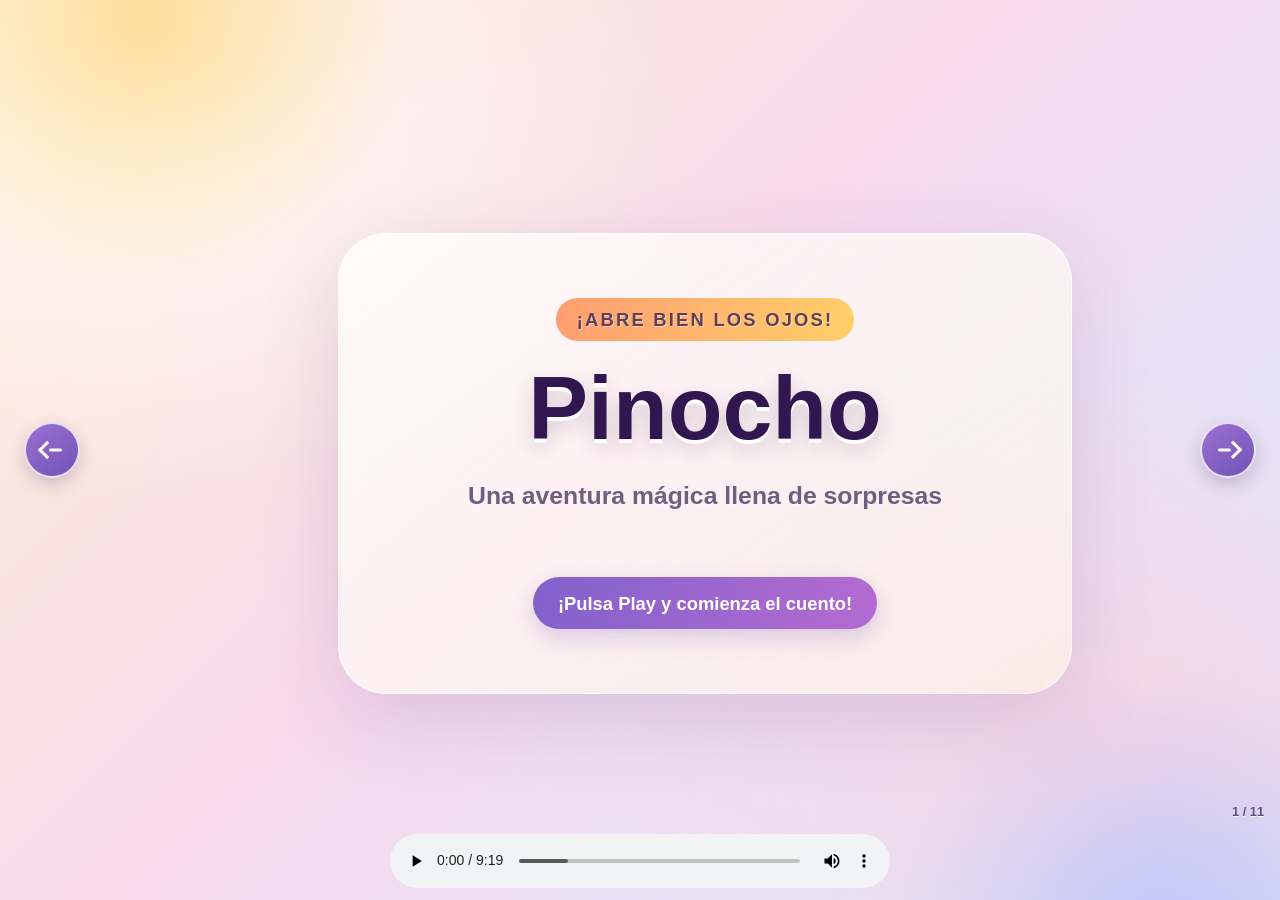
<file: Pinocho/index.html>
<!DOCTYPE html>
<html lang="es">
<head>
  <meta charset="utf-8">
  <meta name="viewport" content="width=device-width, initial-scale=1">
  <base href="./">
  <title>Pinocho</title>
  <link rel="stylesheet" href="lib/deck.js/core/deck.core.css">
  <link rel="stylesheet" href="lib/deck.js/extensions/menu/deck.menu.css">
  <link rel="stylesheet" href="lib/deck.js/extensions/navigation/deck.navigation.css">
  <link rel="stylesheet" href="lib/deck.js/extensions/status/deck.status.css">
  <link rel="stylesheet" href="lib/deck.js/extensions/scale/deck.scale.css">
  <link rel="stylesheet" href="lib/deck.automatic.js/automatic/deck.automatic.css">
  <link rel="stylesheet" href="lib/deck.js/themes/style/web-2.0.css">
  <link rel="stylesheet" href="css/deck.narrator.css">
  <link rel="stylesheet" href="lib/deck.js/themes/transition/horizontal-slide.css">
  <script src="lib/deck.js/modernizr.custom.js"></script>
</head>
<body class="deck-container">
  <section class="slide story-cover" data-narrator-duration="7" data-duration="7000">
    <div class="story-cover-content">
      <p class="story-cover-kicker">¡Abre bien los ojos!</p>
      <h1>Pinocho</h1>
      <p class="story-cover-subtitle">Una aventura mágica llena de sorpresas</p>
      <footer>¡Pulsa Play y comienza el cuento!</footer>
    </div>
  </section>

    <section class="slide story-illustration" data-narrator-duration="38" data-duration="38000">
      <img src="imagenes/1.jpg" width="100%" alt="Imagen 1 del cuento Pinocho">
    </section>

    <section class="slide story-illustration" data-narrator-duration="17" data-duration="17000">
      <img src="imagenes/2.jpg" width="100%" alt="Imagen 2 del cuento Pinocho">
    </section>

    <section class="slide story-illustration" data-narrator-duration="39" data-duration="39000">
      <img src="imagenes/3.jpg" width="100%" alt="Imagen 3 del cuento Pinocho">
    </section>

    <section class="slide story-illustration" data-narrator-duration="35" data-duration="35000">
      <img src="imagenes/4.jpg" width="100%" alt="Imagen 4 del cuento Pinocho">
    </section>

    <section class="slide story-illustration" data-narrator-duration="39" data-duration="39000">
      <img src="imagenes/5.jpg" width="100%" alt="Imagen 5 del cuento Pinocho">
    </section>

    <section class="slide story-illustration" data-narrator-duration="34" data-duration="34000">
      <img src="imagenes/6.jpg" width="100%" alt="Imagen 6 del cuento Pinocho">
    </section>

    <section class="slide story-illustration" data-narrator-duration="34" data-duration="34000">
      <img src="imagenes/7.jpg" width="100%" alt="Imagen 7 del cuento Pinocho">
    </section>

    <section class="slide story-illustration" data-narrator-duration="45" data-duration="45000">
      <img src="imagenes/8.jpg" width="100%" alt="Imagen 8 del cuento Pinocho">
    </section>

    <section class="slide story-illustration" data-narrator-duration="88" data-duration="88000">
      <img src="imagenes/9.jpg" width="100%" alt="Imagen 9 del cuento Pinocho">
    </section>

    <section class="slide story-illustration" data-narrator-duration="156" data-duration="156000">
      <img src="imagenes/10.jpg" width="100%" alt="Imagen 10 del cuento Pinocho">
    </section>

  <nav aria-label="Navegación del cuento">
    <a href="#" class="deck-prev-link" title="Previa" aria-label="Diapositiva anterior">←</a>
    <a href="#" class="deck-next-link" title="Próxima" aria-label="Diapositiva siguiente">→</a>
  </nav>
  <p class="deck-status"><span class="deck-status-current"></span> / <span class="deck-status-total"></span></p>
  <audio controls class="deck-narrator-audio" id="narrator-audio">
    <source src="audio/audio.mp3" type="audio/mpeg">
  </audio>
  <script src="lib/deck.js/jquery.min.js"></script>
  <script src="lib/deck.js/core/deck.core.js"></script>
  <script src="lib/deck.js/extensions/menu/deck.menu.js"></script>
  <script src="lib/deck.js/extensions/status/deck.status.js"></script>
  <script src="lib/deck.js/extensions/navigation/deck.navigation.js"></script>
  <script src="lib/deck.js/extensions/scale/deck.scale.js"></script>
  <script src="lib/deck.automatic.js/automatic/deck.automatic.js"></script>
  <script src="js/deck.narrator.js"></script>
  <script>
    $(function() {
      $.extend(true, $.deck.defaults, { automatic: { startRunning: false, cycle: false } });
      $.deck(".slide");
    });
  </script>
</body>
</html>
</file>
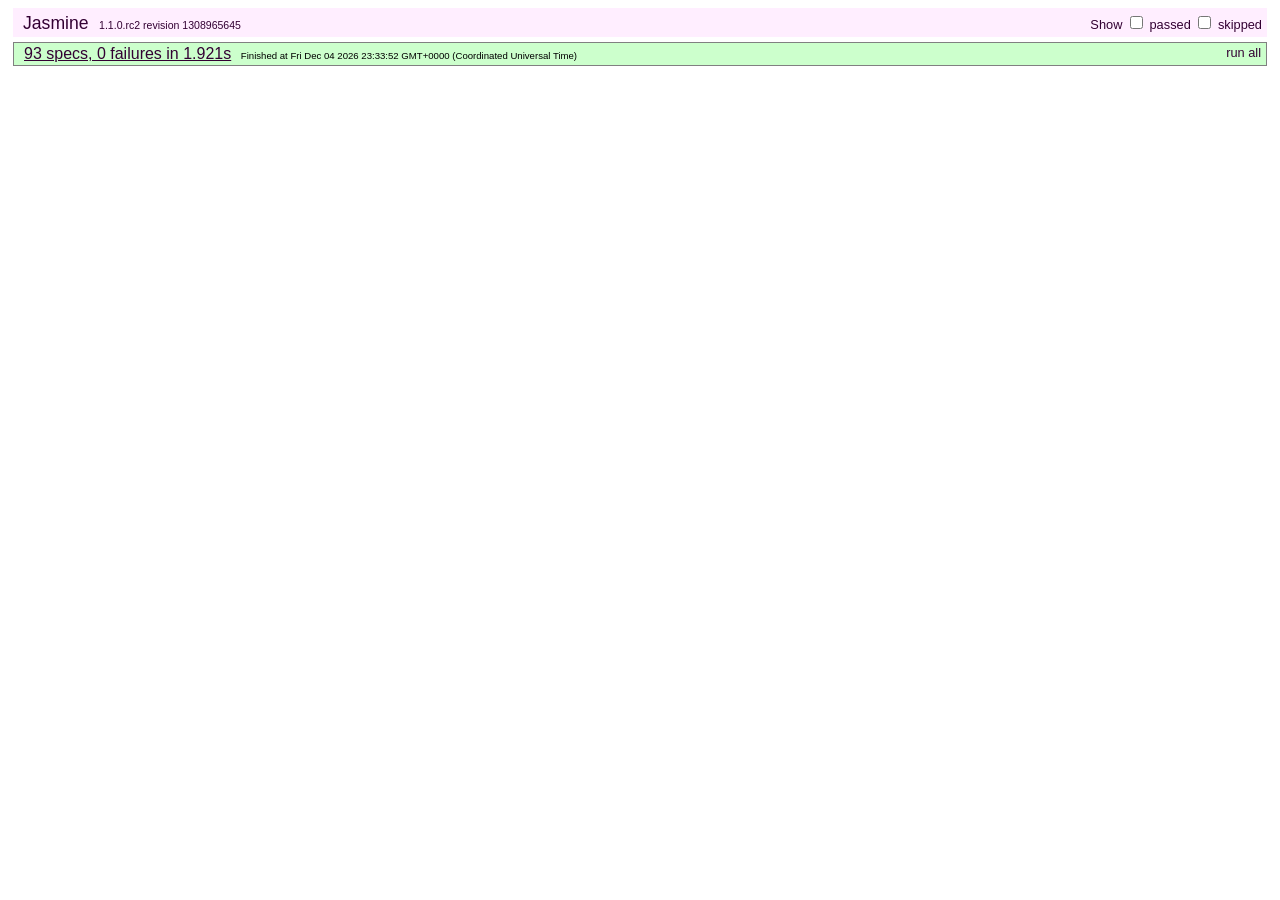
<file: Los tres pelos de oro del diablo/lib/deck.js/test/index.html>
<!DOCTYPE HTML PUBLIC "-//W3C//DTD HTML 4.01 Transitional//EN"
  "http://www.w3.org/TR/html4/loose.dtd">
<html>
<head>
  <title>deck.js - Jasmine Test Runner</title>
  <link rel="stylesheet" type="text/css" href="lib/jasmine.css">
  <script type="text/javascript" src="../modernizr.custom.js"></script>
  <script type="text/javascript" src="lib/jasmine.js"></script>
  <script type="text/javascript" src="lib/jasmine-html.js"></script>
  <script src="../jquery.min.js"></script>
  <script type="text/javascript" src="lib/jasmine-jquery.js"></script>

  <!-- include source files here... -->
  <script type="text/javascript" src="../core/deck.core.js"></script>
  <script type="text/javascript" src="../extensions/menu/deck.menu.js"></script>
  <script type="text/javascript" src="../extensions/goto/deck.goto.js"></script>
  <script type="text/javascript" src="../extensions/status/deck.status.js"></script>
  <script type="text/javascript" src="../extensions/navigation/deck.navigation.js"></script>
  <script type="text/javascript" src="../extensions/scale/deck.scale.js"></script>

  <!-- include spec files here... -->
  <script type="text/javascript" src="settings.js"></script>
  <script type="text/javascript" src="spec.core.js"></script>
  <script type="text/javascript" src="spec.menu.js"></script>
  <script type="text/javascript" src="spec.goto.js"></script>
  <script type="text/javascript" src="spec.navigation.js"></script>
  <script type="text/javascript" src="spec.status.js"></script>
  <script type="text/javascript" src="spec.scale.js"></script>
</head>

<body>
<script type="text/javascript">
  jasmine.getEnv().addReporter(new jasmine.TrivialReporter());
  jasmine.getEnv().execute();
</script>
</body>
</html>
</file>
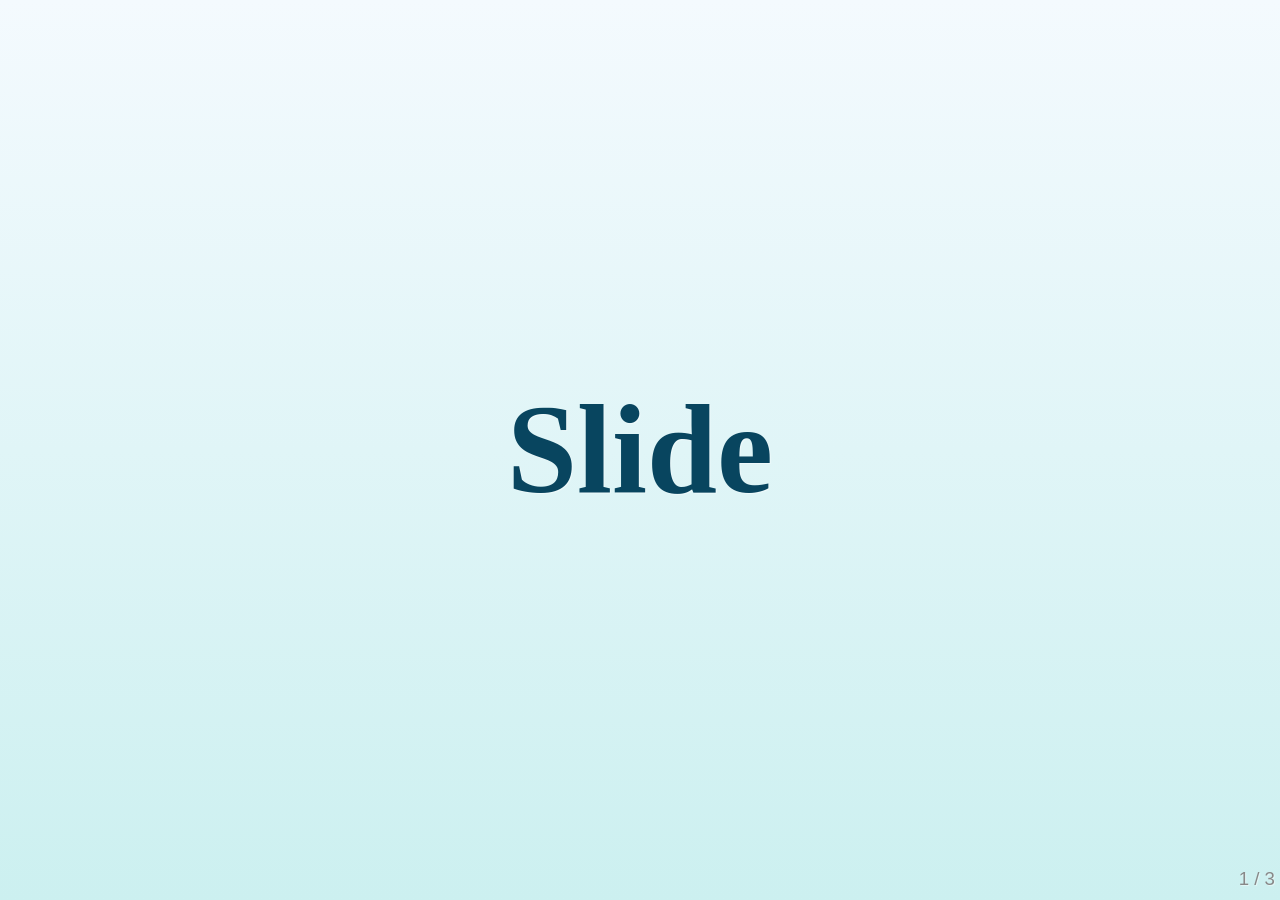
<file: Los tres pelos de oro del diablo/lib/deck.js/boilerplate.html>
<!DOCTYPE html>
<html>
<head>
  <meta charset="utf-8">
  <meta http-equiv="X-UA-Compatible" content="IE=edge,chrome=1">
  <meta name="viewport" content="width=1024, user-scalable=no">

  <title>Your deck.js Presentation</title>

  <!-- Required stylesheet -->
  <link rel="stylesheet" href="core/deck.core.css">

  <!-- Extension CSS files go here. Remove or add as needed. -->
  <link rel="stylesheet" media="screen" href="extensions/goto/deck.goto.css">
  <link rel="stylesheet" media="screen" href="extensions/menu/deck.menu.css">
  <link rel="stylesheet" media="screen" href="extensions/navigation/deck.navigation.css">
  <link rel="stylesheet" media="screen" href="extensions/status/deck.status.css">
  <link rel="stylesheet" media="screen" href="extensions/scale/deck.scale.css">

  <!-- Style theme. More available in /themes/style/ or create your own. -->
  <link rel="stylesheet" media="screen" href="themes/style/web-2.0.css">

  <!-- Transition theme. More available in /themes/transition/ or create your own. -->
  <link rel="stylesheet" media="screen" href="themes/transition/horizontal-slide.css">

  <!-- Basic black and white print styles -->
  <link rel="stylesheet" media="print" href="core/print.css">

  <!-- Required Modernizr file -->
  <script src="modernizr.custom.js"></script>
</head>
<body>
  <div class="deck-container">

    <!-- Begin slides. Just make elements with a class of slide. -->

    <section class="slide">
      <h1>Slide</h1>
    </section>

    <section class="slide">
      <h1>Content</h1>
    </section>

    <section class="slide">
      <h1>Here</h1>
    </section>

    <!-- End slides. -->

    <!-- Begin extension snippets. Add or remove as needed. -->

    <!-- deck.navigation snippet -->
    <div aria-role="navigation">
      <a href="#" class="deck-prev-link" title="Previous">&#8592;</a>
      <a href="#" class="deck-next-link" title="Next">&#8594;</a>
    </div>

    <!-- deck.status snippet -->
    <p class="deck-status" aria-role="status">
      <span class="deck-status-current"></span>
      /
      <span class="deck-status-total"></span>
    </p>

    <!-- deck.goto snippet -->
    <form action="." method="get" class="goto-form">
      <label for="goto-slide">Go to slide:</label>
      <input type="text" name="slidenum" id="goto-slide" list="goto-datalist">
      <datalist id="goto-datalist"></datalist>
      <input type="submit" value="Go">
    </form>

    <!-- End extension snippets. -->
  </div>

<!-- Required JS files. -->
<script src="jquery.min.js"></script>
<script src="core/deck.core.js"></script>

<!-- Extension JS files. Add or remove as needed. -->
<script src="extensions/menu/deck.menu.js"></script>
<script src="extensions/goto/deck.goto.js"></script>
<script src="extensions/status/deck.status.js"></script>
<script src="extensions/navigation/deck.navigation.js"></script>
<script src="extensions/scale/deck.scale.js"></script>

<!-- Initialize the deck. You can put this in an external file if desired. -->
<script>
  $(function() {
    $.deck('.slide');
  });
</script>
</body>
</html>
</file>
<file: Pinocho/lib/deck.js/core/deck.core.css>
html, body {
  height: 100%;
  padding: 0;
  margin: 0;
}

.deck-container {
  position: relative;
  min-height: 100%;
  margin: 0 auto;
  overflow: hidden;
  overflow-y: auto;
}
.js .deck-container {
  visibility: hidden;
}
.ready .deck-container {
  visibility: visible;
}
.touch .deck-container {
  -webkit-text-size-adjust: none;
  -moz-text-size-adjust: none;
}

.deck-loading {
  display: none;
}

.slide {
  width: auto;
  min-height: 100%;
  position: relative;
}

.deck-before, .deck-previous, .deck-next, .deck-after {
  position: absolute;
  left: -999em;
  top: -999em;
}

.deck-current {
  z-index: 2;
}

.slide .slide {
  visibility: hidden;
  position: static;
  min-height: 0;
}

.deck-child-current {
  position: static;
  z-index: 2;
}
.deck-child-current .slide {
  visibility: hidden;
}
.deck-child-current .deck-previous, .deck-child-current .deck-before, .deck-child-current .deck-current {
  visibility: visible;
}
</file>
<file: Pinocho/lib/deck.js/extensions/menu/deck.menu.css>
.deck-menu {
  overflow: auto;
}
.deck-menu .slide {
  background: #eee;
  position: relative;
  left: 0;
  top: 0;
  visibility: visible;
  cursor: pointer;
}
.no-csstransforms .deck-menu > .slide {
  float: left;
  width: 22%;
  height: 22%;
  min-height: 0;
  margin: 1%;
  font-size: 0.22em;
  overflow: hidden;
  padding: 0 0.5%;
}
.csstransforms .deck-menu > .slide {
  -webkit-transform: scale(0.22) !important;
  -ms-transform: scale(0.22) !important;
  transform: scale(0.22) !important;
  -webkit-transform-origin: 0 0;
  -ms-transform-origin: 0 0;
  transform-origin: 0 0;
  -moz-box-sizing: border-box;
  box-sizing: border-box;
  width: 100%;
  height: 100%;
  overflow: hidden;
  padding: 0 48px;
  margin: 12px;
}
.deck-menu iframe, .deck-menu img, .deck-menu video {
  max-width: 100%;
}
.deck-menu .deck-current, .no-touch .deck-menu .slide:hover {
  background: #ddf;
}
.deck-menu.deck-container:hover .deck-prev-link, .deck-menu.deck-container:hover .deck-next-link {
  display: none;
}
</file>
<file: Pinocho/lib/deck.js/extensions/navigation/deck.navigation.css>
.deck-prev-link, .deck-next-link {
  display: none;
  position: absolute;
  z-index: 3;
  top: 50%;
  width: 32px;
  height: 32px;
  margin-top: -16px;
  font-size: 20px;
  font-weight: bold;
  line-height: 32px;
  vertical-align: middle;
  text-align: center;
  text-decoration: none;
  color: #fff;
  background: #888;
  border-radius: 16px;
}
.deck-prev-link:hover, .deck-prev-link:focus, .deck-prev-link:active, .deck-prev-link:visited, .deck-next-link:hover, .deck-next-link:focus, .deck-next-link:active, .deck-next-link:visited {
  color: #fff;
}

.deck-prev-link {
  left: 8px;
}

.deck-next-link {
  right: 8px;
}

.deck-container:hover .deck-prev-link, .deck-container:hover .deck-next-link {
  display: block;
}
.deck-container:hover .deck-prev-link.deck-nav-disabled, .touch .deck-container:hover .deck-prev-link, .deck-container:hover .deck-next-link.deck-nav-disabled, .touch .deck-container:hover .deck-next-link {
  display: none;
}

@media print {
  .deck-prev-link, .deck-next-link {
    display: none !important;
  }
}
</file>
<file: Pinocho/lib/deck.js/extensions/status/deck.status.css>
.deck-status {
  position: absolute;
  bottom: 10px;
  right: 5px;
  color: #888;
  z-index: 3;
  margin: 0;
}

body > .deck-container .deck-status {
  position: fixed;
}

@media print {
  .deck-status {
    display: none;
  }
}
</file>
<file: Pinocho/lib/deck.js/extensions/scale/deck.scale.css>
.csstransforms .deck-container.deck-scale:not(.deck-menu) {
  overflow: hidden;
}
.csstransforms .deck-container.deck-scale:not(.deck-menu) > .slide {
  -moz-box-sizing: padding-box;
  box-sizing: padding-box;
  width: 100%;
  padding-bottom: 20px;
}
.csstransforms .deck-container.deck-scale:not(.deck-menu) > .slide > .deck-slide-scaler {
  -webkit-transform-origin: 50% 0;
  -ms-transform-origin: 50% 0;
  transform-origin: 50% 0;
}

.csstransforms .deck-container.deck-menu .deck-slide-scaler {
  -webkit-transform: none !important;
  -ms-transform: none !important;
  transform: none !important;
}
</file>
<file: Pinocho/lib/deck.automatic.js/automatic/deck.automatic.css>
.deck-container .deck-automatic-link {
	position:absolute;
	z-index:3;
	bottom: 0;
	left:49%;
	margin-top:-16px;
	font-size:20px;
	font-weight:bold;
	line-height:32px;
	vertical-align:middle;
	text-align:center;
	text-decoration:none;
	cursor: pointer;
}

.deck-container .deck-automatic-link.deck-automatic-running {
	color: green;
}

.deck-container .deck-automatic-link.deck-automatic-stopped {
	color: red;
}

.borderradius .deck-container .deck-automatic-link {
	border-radius(10px);
}

.deck-container .deck-automatic-link:hover {
	background-color: lightgrey;
}

.deck-container .deck-automatic-link:active {
	background-color: grey;
}

@media print {
	.deck-automatic-link {
		display:none !important;
	}
}
</file>
<file: Pinocho/lib/deck.js/themes/style/web-2.0.css>
@charset "UTF-8";
/* Resets and base styles from HTML5 Boilerplate */
div, span, object, iframe,
h1, h2, h3, h4, h5, h6, p, blockquote, pre,
abbr, address, cite, code, del, dfn, em, img, ins, kbd, q, samp,
small, strong, sub, sup, var, b, i, dl, dt, dd, ol, ul, li,
fieldset, form, label, legend,
table, caption, tbody, tfoot, thead, tr, th, td,
article, aside, canvas, details, figcaption, figure,
footer, header, hgroup, menu, nav, section, summary,
time, mark, audio, video {
  margin: 0;
  padding: 0;
  border: 0;
  font-size: 100%;
  font: inherit;
  vertical-align: baseline;
}

article, aside, details, figcaption, figure,
footer, header, hgroup, menu, nav, section {
  display: block;
}

blockquote, q {
  quotes: none;
}
blockquote:before, blockquote:after, q:before, q:after {
  content: "";
  content: none;
}

ins {
  background-color: #ff9;
  color: #000;
  text-decoration: none;
}

mark {
  background-color: #ff9;
  color: #000;
  font-style: italic;
  font-weight: bold;
}

del {
  text-decoration: line-through;
}

abbr[title], dfn[title] {
  border-bottom: 1px dotted;
  cursor: help;
}

table {
  border-collapse: collapse;
  border-spacing: 0;
}

hr {
  display: block;
  height: 1px;
  border: 0;
  border-top: 1px solid #ccc;
  margin: 1em 0;
  padding: 0;
}

input, select {
  vertical-align: middle;
}

select, input, textarea, button {
  font: 99% sans-serif;
}

pre, code, kbd, samp {
  font-family: monospace, sans-serif;
}

a {
  -webkit-tap-highlight-color: rgba(0, 0, 0, 0);
}
a:hover, a:active {
  outline: none;
}

ul, ol {
  margin-left: 2em;
  vertical-align: top;
}

ol {
  list-style-type: decimal;
}

nav ul, nav li {
  margin: 0;
  list-style: none;
  list-style-image: none;
}

small {
  font-size: 85%;
}

strong, th {
  font-weight: bold;
}

td {
  vertical-align: top;
}

sub, sup {
  font-size: 75%;
  line-height: 0;
  position: relative;
}

sup {
  top: -0.5em;
}

sub {
  bottom: -0.25em;
}

textarea {
  overflow: auto;
}

input[type="radio"] {
  vertical-align: text-bottom;
}

input[type="checkbox"] {
  vertical-align: bottom;
}

label,
input[type="button"],
input[type="submit"],
input[type="image"],
button {
  cursor: pointer;
}

button, input, select, textarea {
  margin: 0;
}

input:invalid, textarea:invalid {
  border-radius: 1px;
  -moz-box-shadow: 0px 0px 5px red;
  -webkit-box-shadow: 0px 0px 5px red;
  box-shadow: 0px 0px 5px red;
}
input:invalid .no-boxshadow, textarea:invalid .no-boxshadow {
  background-color: #f0dddd;
}

button {
  width: auto;
  overflow: visible;
}

select, input, textarea {
  color: #444444;
}

a {
  color: #607890;
}
a:hover, a:focus {
  color: #036;
}
a:link {
  -webkit-tap-highlight-color: #fff;
}

/* End HTML5 Boilerplate adaptations */
h1 {
  font-size: 4.5em;
}

h1, .vcenter {
  font-weight: bold;
  text-align: center;
  padding-top: 1em;
  max-height: 100%;
}
.csstransforms h1, .csstransforms .vcenter {
  padding: 0 48px;
  position: absolute;
  left: 0;
  right: 0;
  top: 50%;
  -webkit-transform: translate(0, -50%);
  -moz-transform: translate(0, -50%);
  -ms-transform: translate(0, -50%);
  -o-transform: translate(0, -50%);
  transform: translate(0, -50%);
}

.vcenter h1 {
  position: relative;
  top: auto;
  padding: 0;
  -webkit-transform: none;
  -moz-transform: none;
  -ms-transform: none;
  -o-transform: none;
  transform: none;
}

h2 {
  font-size: 2.25em;
  font-weight: bold;
  padding-top: .5em;
  margin: 0 0 .66666em 0;
  border-bottom: 3px solid #888;
}

h3 {
  font-size: 1.4375em;
  font-weight: bold;
  margin-bottom: .30435em;
}

h4 {
  font-size: 1.25em;
  font-weight: bold;
  margin-bottom: .25em;
}

h5 {
  font-size: 1.125em;
  font-weight: bold;
  margin-bottom: .2222em;
}

h6 {
  font-size: 1em;
  font-weight: bold;
}

img, iframe, video {
  display: block;
  max-width: 100%;
}

video, iframe, img {
  display: block;
  margin: 0 auto;
}

p, blockquote, iframe, img, ul, ol, pre, video {
  margin-bottom: 1em;
}

pre {
  white-space: pre;
  white-space: pre-wrap;
  word-wrap: break-word;
  padding: 1em;
  border: 1px solid #888;
}

em {
  font-style: italic;
}

li {
  padding: .25em 0;
  vertical-align: middle;
}
li > ol, li > ul {
  margin-bottom: inherit;
}

.deck-container {
  font-size: 16px;
  line-height: 1.25;
  color: #444;
}

.slide {
  -moz-box-sizing: border-box;
  box-sizing: border-box;
  width: 100%;
}

h1, h2, h3, h4, h5, h6 {
  font-family: "Hoefler Text", Constantia, Palatino, "Palatino Linotype", "Book Antiqua", Georgia, serif;
}

h1 {
  color: #08455f;
}

h2 {
  color: #0b7495;
  border-bottom: 0;
}
.cssreflections h2 {
  line-height: 1;
  -webkit-box-reflect: below -0.5555em -webkit-gradient(linear, left top, left bottom, from(transparent), color-stop(0.3, transparent), color-stop(0.7, rgba(255, 255, 255, 0.1)), to(transparent));
  -moz-box-reflect: below -0.5555em -moz-linear-gradient(top, transparent 0%, transparent 30%, rgba(255, 255, 255, 0.3) 100%);
}

h3 {
  color: #000;
}

pre {
  border-color: #cde;
  background: #fff;
  position: relative;
  z-index: auto;
  border-radius: 5px;
  /* http://nicolasgallagher.com/css-drop-shadows-without-images/ */
}
.csstransforms.boxshadow pre > :first-child:before {
  content: "";
  position: absolute;
  z-index: -1;
  background: #fff;
  top: 0;
  bottom: 0;
  left: 0;
  right: 0;
}
.csstransforms.boxshadow pre:before, .csstransforms.boxshadow pre:after {
  content: "";
  position: absolute;
  z-index: -2;
  bottom: 15px;
  width: 50%;
  height: 20%;
  max-width: 300px;
  box-shadow: 0 15px 10px rgba(0, 0, 0, 0.7);
}
.csstransforms.boxshadow pre:before {
  left: 10px;
  -webkit-transform: rotate(-3deg);
  -ms-transform: rotate(-3deg);
  transform: rotate(-3deg);
}
.csstransforms.boxshadow pre:after {
  right: 10px;
  -webkit-transform: rotate(3deg);
  -ms-transform: rotate(3deg);
  transform: rotate(3deg);
}

code {
  color: #789;
}

blockquote {
  font-family: "Hoefler Text", Constantia, Palatino, "Palatino Linotype", "Book Antiqua", Georgia, serif;
  font-size: 2em;
  padding: 1em 2em .5em 2em;
  color: #000;
  background: #fff;
  position: relative;
  border: 1px solid #cde;
  z-index: auto;
  border-radius: 5px;
}
.boxshadow blockquote > :first-child:before {
  content: "";
  position: absolute;
  z-index: -1;
  background: #fff;
  top: 0;
  bottom: 0;
  left: 0;
  right: 0;
}
.boxshadow blockquote:after {
  content: "";
  position: absolute;
  z-index: -2;
  top: 10px;
  bottom: 10px;
  left: 0;
  right: 50%;
  -moz-border-radius: 10px / 100px;
  border-radius: 10px / 100px;
  box-shadow: 0 0 15px rgba(0, 0, 0, 0.6);
}
blockquote p {
  margin: 0;
}
blockquote cite {
  font-size: .5em;
  font-style: normal;
  font-weight: bold;
  color: #888;
}
blockquote:before {
  content: "“";
  position: absolute;
  top: 0;
  left: 0;
  font-size: 5em;
  line-height: 1;
  color: #ccf0f0;
  z-index: 1;
}

::-moz-selection {
  background: #08455f;
  color: #fff;
}

::selection {
  background: #08455f;
  color: #fff;
}

a, a:hover, a:focus, a:active, a:visited {
  color: #599;
  text-decoration: none;
}
a:hover, a:focus {
  text-decoration: underline;
}

.deck-container {
  font-family: "Gill Sans", "Gill Sans MT", Calibri, sans-serif;
  font-size: 1.75em;
  background: #f4fafe;
  /* Old browsers */
  background: -moz-linear-gradient(top, #f4fafe 0%, #ccf0f0 100%);
  /* FF3.6+ */
  background: -webkit-gradient(linear, left top, left bottom, color-stop(0%, #f4fafe), color-stop(100%, #ccf0f0));
  /* Chrome,Safari4+ */
  background: -webkit-linear-gradient(top, #f4fafe 0%, #ccf0f0 100%);
  /* Chrome10+,Safari5.1+ */
  background: -o-linear-gradient(top, #f4fafe 0%, #ccf0f0 100%);
  /* Opera11.10+ */
  background: -ms-linear-gradient(top, #f4fafe 0%, #ccf0f0 100%);
  /* IE10+ */
  background: linear-gradient(top, #f4fafe 0%, #ccf0f0 100%);
  /* W3C */
  background-attachment: fixed;
  text-shadow: 1px 1px 1px rgba(255, 255, 255, 0.5);
}
.deck-container > .slide {
  padding: 0 48px;
}

.slide .deck-before, .slide .deck-previous {
  opacity: 0.4;
}
.slide .deck-before:not(.deck-child-current) .deck-before, .slide .deck-before:not(.deck-child-current) .deck-previous, .slide .deck-previous:not(.deck-child-current) .deck-before, .slide .deck-previous:not(.deck-child-current) .deck-previous {
  opacity: 1;
}
.slide .deck-child-current {
  opacity: 1;
}

.deck-prev-link, .deck-next-link {
  background: #00f;
  text-shadow: 0 0 5px #000;
}
.deck-prev-link, .deck-prev-link:hover, .deck-prev-link:focus, .deck-prev-link:active, .deck-prev-link:visited, .deck-next-link, .deck-next-link:hover, .deck-next-link:focus, .deck-next-link:active, .deck-next-link:visited {
  color: #fff;
}
.deck-prev-link:hover, .deck-prev-link:focus, .deck-next-link:hover, .deck-next-link:focus {
  opacity: 1;
  text-decoration: none;
}

.deck-status {
  font-size: 0.6666em;
}

.deck-menu .slide {
  background: transparent;
  border-radius: 5px;
}
.rgba .deck-menu .slide {
  background: rgba(0, 0, 0, 0.1);
}
.deck-menu .slide.deck-current, .rgba .deck-menu .slide.deck-current, .no-touch .deck-menu .slide:hover {
  background: #fff;
}

.goto-form {
  background: #fff;
  border: 1px solid #cde;
  border-radius: 5px;
}
.boxshadow .goto-form {
  box-shadow: 0 15px 10px -10px rgba(0, 0, 0, 0.5), 0 1px 4px rgba(0, 0, 0, 0.3), 0 0 40px rgba(0, 0, 0, 0.1) inset;
}
</file>
<file: Pinocho/css/deck.narrator.css>
:root {
  color-scheme: light;
  font-family: "Trebuchet MS", "Segoe UI", sans-serif;
}

html,
body {
  width: 100%;
  height: 100%;
  overflow: hidden;
}

.deck-container {
  width: 100%;
  height: 100vh;
  height: 100dvh;
  min-height: 0;
  overflow: hidden;
  color: #49345f;
  background:
    radial-gradient(ellipse at 12% 15%, rgba(255, 255, 255, .8), transparent 34%),
    radial-gradient(ellipse at 88% 82%, rgba(255, 209, 224, .8), transparent 35%),
    linear-gradient(135deg, #ffefd1 0%, #f8d9ed 48%, #d5e9ff 100%);
  font-size: clamp(1rem, 1.5vw, 1.75rem);
}

.deck-container > .slide {
  box-sizing: border-box;
  padding: clamp(1rem, 4vw, 3rem);
}

.story-cover {
  display: grid;
  place-items: center;
  isolation: isolate;
  overflow: hidden;
  text-align: center;
}

.story-cover::before,
.story-cover::after {
  position: absolute;
  z-index: -1;
  width: min(55vw, 34rem);
  aspect-ratio: 1;
  border-radius: 50%;
  content: "";
  filter: blur(2px);
  pointer-events: none;
}

.story-cover::before {
  top: -28%;
  left: -10%;
  background: radial-gradient(circle, rgba(255, 211, 119, .7), rgba(255, 211, 119, 0) 70%);
}

.story-cover::after {
  right: -12%;
  bottom: -35%;
  background: radial-gradient(circle, rgba(172, 190, 255, .72), rgba(172, 190, 255, 0) 70%);
}

.story-cover-content {
  width: min(100%, 62rem);
  padding: clamp(1.5rem, 5vw, 4rem);
  border: 1px solid rgba(255, 255, 255, .75);
  border-radius: clamp(1.5rem, 5vw, 3rem);
  background: linear-gradient(145deg, rgba(255, 255, 255, .76), rgba(255, 248, 229, .58));
  box-shadow: 0 1.5rem 5rem rgba(91, 61, 123, .16), inset 0 1px rgba(255, 255, 255, .9);
  backdrop-filter: blur(12px);
  animation: cover-arrive .8s cubic-bezier(.2, .8, .2, 1) both;
}

.story-cover-kicker {
  display: inline-block;
  margin-bottom: clamp(.75rem, 2vw, 1.5rem);
  padding: .55em 1.1em;
  border-radius: 999px;
  background: linear-gradient(100deg, #ff9d71, #ffcf69);
  color: #603f57;
  font-size: clamp(.8rem, 1.8vw, 1.15rem);
  font-weight: 800;
  letter-spacing: .12em;
  text-transform: uppercase;
}

.csstransforms .story-cover h1,
.story-cover h1 {
  position: relative;
  inset: auto;
  max-height: none;
  padding: 0;
  color: #32164f;
  font-family: "Trebuchet MS", "Segoe UI", sans-serif;
  font-size: clamp(2.25rem, 7vw, 6.6rem);
  font-weight: 900;
  line-height: .98;
  text-align: center;
  text-shadow: 0 .04em 0 rgba(255, 255, 255, .95), 0 .1em .22em rgba(55, 29, 84, .2);
  transform: none;
  animation: title-bob 3.4s ease-in-out .8s infinite;
}

.story-cover h1 span {
  display: block;
  margin-top: .12em;
  background: none;
  color: #4b174e;
  text-shadow: none;
  -webkit-text-fill-color: #4b174e;
}

.story-cover-subtitle {
  margin-top: clamp(.9rem, 2.5vw, 1.75rem);
  color: #705d80;
  font-size: clamp(1rem, 2.2vw, 1.55rem);
  font-weight: 600;
}

.story-cover footer {
  display: inline-block;
  margin-top: clamp(1.3rem, 3.5vw, 2.5rem);
  padding: .8em 1.35em;
  border-radius: 999px;
  background: linear-gradient(100deg, #8261cc, #b46bd1);
  box-shadow: 0 .45em 1.2em rgba(112, 73, 162, .24);
  color: white;
  font-size: clamp(.9rem, 1.8vw, 1.15rem);
  font-weight: 700;
  text-shadow: none;
}

.story-illustration {
  display: grid;
  place-items: center;
}

.story-illustration > .deck-slide-scaler {
  display: grid;
  width: 100%;
  place-items: center;
}

.story-illustration img {
  display: block;
  box-sizing: border-box;
  width: 100%;
  height: auto;
  max-width: 1400px;
  max-height: calc(100vh - 7rem);
  max-height: calc(100dvh - 7rem);
  border: clamp(4px, .8vw, 10px) solid rgba(255, 255, 255, .9);
  border-radius: clamp(.75rem, 2vw, 1.5rem);
  box-shadow: 0 1rem 3rem rgba(65, 49, 93, .2);
  object-fit: contain;
}

audio.deck-narrator-audio {
  position: fixed;
  z-index: 10;
  bottom: max(.75rem, env(safe-area-inset-bottom));
  left: 50%;
  width: min(500px, calc(100vw - 2rem));
  transform: translateX(-50%);
}

.deck-container .deck-prev-link,
.deck-container .deck-next-link {
  display: flex;
  align-items: center;
  justify-content: center;
  box-sizing: border-box;
  width: clamp(2.5rem, 6vw, 3.5rem);
  height: clamp(2.5rem, 6vw, 3.5rem);
  margin-top: 0;
  border: 2px solid rgba(255, 255, 255, .8);
  border-radius: 50%;
  background: linear-gradient(145deg, #9c70d4, #7153b6);
  box-shadow: 0 .4rem 1rem rgba(67, 48, 104, .22);
  color: transparent;
  font-size: 0;
  line-height: 1;
  padding: 0;
  transform: translateY(-50%);
}

.deck-container .deck-prev-link::before,
.deck-container .deck-next-link::before {
  position: absolute;
  top: 50%;
  width: .65rem;
  height: .65rem;
  content: "";
}

.deck-container .deck-next-link::before {
  left: 59%;
  border-top: 3px solid #fff;
  border-right: 3px solid #fff;
  transform: translate(-50%, -50%) rotate(45deg);
}

.deck-container .deck-prev-link::before {
  right: 59%;
  border-top: 3px solid #fff;
  border-left: 3px solid #fff;
  transform: translate(50%, -50%) rotate(-45deg);
}

.deck-container .deck-prev-link::after,
.deck-container .deck-next-link::after {
  position: absolute;
  top: 50%;
  width: .8rem;
  height: 3px;
  border-radius: 999px;
  background: #fff;
  content: "";
  transform: translateY(-50%);
}

.deck-container .deck-next-link::after {
  left: 31%;
}

.deck-container .deck-prev-link::after {
  right: 31%;
}

.deck-prev-link {
  left: clamp(.5rem, 2vw, 1.5rem);
}

.deck-next-link {
  right: clamp(.5rem, 2vw, 1.5rem);
}

.deck-status {
  right: max(1rem, env(safe-area-inset-right));
  bottom: 5rem;
  color: #624e78;
  font-weight: 700;
  text-shadow: 0 1px 0 rgba(255, 255, 255, .8);
}

.story-generator {
  position: fixed;
  z-index: 20;
  inset: 0;
  display: grid;
  overflow-y: auto;
  box-sizing: border-box;
  place-items: center;
  padding: clamp(.75rem, 3vw, 2rem);
  background:
    radial-gradient(ellipse at 10% 10%, rgba(255, 255, 255, .78), transparent 34%),
    radial-gradient(ellipse at 90% 90%, rgba(255, 196, 218, .75), transparent 38%),
    linear-gradient(135deg, #ffefd1 0%, #f5d8ee 48%, #d5e9ff 100%);
}

.story-generator[hidden],
.story-generator [hidden] {
  display: none;
}

.story-generator-card {
  box-sizing: border-box;
  width: min(100%, 48rem);
  max-height: calc(100dvh - 2rem);
  overflow-y: auto;
  padding: clamp(1.25rem, 5vw, 3.25rem);
  border: 1px solid rgba(255, 255, 255, .85);
  border-radius: clamp(1.25rem, 4vw, 2.5rem);
  background: rgba(255, 255, 255, .76);
  box-shadow: 0 1.5rem 5rem rgba(69, 43, 99, .2), inset 0 1px rgba(255, 255, 255, .95);
  backdrop-filter: blur(14px);
}

.story-generator-kicker {
  margin-bottom: .5rem;
  color: #7546a4;
  font-size: .85rem;
  font-weight: 800;
  letter-spacing: .14em;
  text-transform: uppercase;
}

.story-generator h2 {
  margin: 0 0 1.5rem;
  padding: 0;
  border: 0;
  color: #32164f;
  font-family: "Trebuchet MS", "Segoe UI", sans-serif;
  font-size: clamp(1.8rem, 5vw, 3rem);
  line-height: 1.05;
}

.generator-form {
  display: grid;
  gap: .75rem;
}

.generator-form label {
  color: #49345f;
  font-size: 1rem;
  font-weight: 800;
}

.generator-form input {
  box-sizing: border-box;
  width: 100%;
  min-height: 3rem;
  padding: .7rem .9rem;
  border: 2px solid #d9c7eb;
  border-radius: .85rem;
  outline: none;
  background: rgba(255, 255, 255, .9);
  color: #32164f;
  font: inherit;
  font-size: 1rem;
}

.generator-form input:focus-visible {
  border-color: #7852b3;
  box-shadow: 0 0 0 3px rgba(120, 82, 179, .18);
}

.generator-hint {
  margin: 0 0 .5rem;
  color: #665575;
  font-size: .9rem;
  line-height: 1.5;
}

.generator-hint code {
  color: #57317e;
  font-size: .95em;
}

.generator-button {
  justify-self: start;
  min-height: 3rem;
  margin-top: .5rem;
  padding: .75rem 1.3rem;
  border: 0;
  border-radius: 999px;
  background: linear-gradient(100deg, #7049b0, #a35fc0);
  box-shadow: 0 .45rem 1.2rem rgba(91, 57, 138, .24);
  color: #fff;
  font: inherit;
  font-size: 1rem;
  font-weight: 800;
  cursor: pointer;
}

.generator-button:hover {
  filter: brightness(1.06);
}

.generator-button:focus-visible {
  outline: 3px solid #32164f;
  outline-offset: 3px;
}

.generator-button-secondary {
  border: 2px solid #886ab2;
  background: rgba(255, 255, 255, .8);
  color: #513577;
  box-shadow: none;
}

.slide-timing-fields {
  display: grid;
  grid-template-columns: repeat(auto-fit, minmax(min(100%, 14rem), 1fr));
  gap: .85rem;
  max-height: min(48vh, 28rem);
  overflow-y: auto;
  padding: .15rem .35rem .75rem .1rem;
}

.slide-timing-card {
  min-width: 0;
  margin: 0;
  padding: .9rem;
  border: 1px solid #e0d1ed;
  border-radius: 1rem;
  background: rgba(255, 255, 255, .74);
}

.slide-timing-card legend {
  padding: 0 .35rem;
  color: #57317e;
  font-size: .95rem;
  font-weight: 800;
}

.slide-timing-card label {
  display: block;
  margin-bottom: .4rem;
  font-size: .85rem;
}

.slide-timing-card input {
  min-height: 2.65rem;
}

.slide-start-time {
  margin: .55rem 0 0;
  color: #665575;
  font-size: .85rem;
  font-weight: 700;
}

.slide-start-time time {
  color: #513577;
  font-variant-numeric: tabular-nums;
}

.generator-actions {
  display: flex;
  flex-wrap: wrap;
  gap: .75rem;
}

.generator-feedback {
  min-height: 1.25em;
  margin: .75rem 0 0;
  color: #7a284b;
  font-size: .9rem;
  font-weight: 700;
}

.touch .deck-container .deck-prev-link:not(.deck-nav-disabled),
.touch .deck-container .deck-next-link:not(.deck-nav-disabled) {
  display: flex;
}

@keyframes cover-arrive {
  from {
    opacity: 0;
    transform: translateY(1.5rem) scale(.97);
  }
  to {
    opacity: 1;
    transform: translateY(0) scale(1);
  }
}

@keyframes title-bob {
  0%, 100% {
    transform: translateY(0) rotate(0);
  }
  50% {
    transform: translateY(-.08em) rotate(-.5deg);
  }
}

@media (max-width: 600px) {
  audio.deck-narrator-audio {
    width: min(500px, calc(100vw - 7rem));
  }

  .story-cover-content {
    padding: 1.5rem 1rem;
  }

  .csstransforms .story-cover h1,
  .story-cover h1 {
    font-size: clamp(2rem, 10vw, 3.75rem);
  }

  .story-illustration img {
    max-height: calc(100vh - 6rem);
    max-height: calc(100dvh - 6rem);
  }

  .deck-container .deck-prev-link,
  .deck-container .deck-next-link {
    top: auto;
    bottom: 1rem;
    transform: none;
  }

  .deck-status {
    right: 1rem;
    bottom: 4.5rem;
  }
}

@media (max-height: 480px) and (orientation: landscape) {
  .story-cover-content {
    padding: .75rem 1.5rem;
  }

  .story-cover-kicker {
    margin-bottom: .35rem;
    padding: .35em .9em;
  }

  .csstransforms .story-cover h1,
  .story-cover h1 {
    font-size: clamp(1.8rem, 6vw, 3.5rem);
  }

  .story-cover-subtitle {
    margin-top: .5rem;
  }

  .story-cover footer {
    margin-top: .65rem;
    padding: .55em 1.1em;
  }

  .story-illustration img {
    max-height: calc(100vh - 4.5rem);
    max-height: calc(100dvh - 4.5rem);
  }
}

@media (prefers-reduced-motion: reduce) {
  *,
  *::before,
  *::after {
    animation-duration: .01ms !important;
    animation-iteration-count: 1 !important;
    scroll-behavior: auto !important;
  }
}
</file>
<file: Pinocho/lib/deck.js/themes/transition/horizontal-slide.css>
.csstransitions.csstransforms {
  overflow-x: hidden;
}
.csstransitions.csstransforms .deck-container > .slide {
  -webkit-transition: -webkit-transform 500ms ease-in-out;
  transition: transform 500ms ease-in-out;
}
.csstransitions.csstransforms .deck-container:not(.deck-menu) > .slide {
  position: absolute;
  top: 0;
  left: 0;
}
.csstransitions.csstransforms .deck-container:not(.deck-menu) > .slide .slide {
  position: relative;
  left: 0;
  top: 0;
  -webkit-transition: -webkit-transform 500ms ease-in-out, opacity 500ms ease-in-out;
  transition: transform 500ms ease-in-out, opacity 500ms ease-in-out;
}
.csstransitions.csstransforms .deck-container:not(.deck-menu) > .slide .deck-next, .csstransitions.csstransforms .deck-container:not(.deck-menu) > .slide .deck-after {
  visibility: visible;
  -webkit-transform: translate3d(200%, 0, 0);
  -ms-transform: translate(200%, 0);
  transform: translate3d(200%, 0, 0);
}
.csstransitions.csstransforms .deck-container:not(.deck-menu) > .deck-previous {
  -webkit-transform: translate3d(-200%, 0, 0);
  -ms-transform: translate(-200%, 0);
  transform: translate3d(-200%, 0, 0);
}
.csstransitions.csstransforms .deck-container:not(.deck-menu) > .deck-before {
  -webkit-transform: translate3d(-400%, 0, 0);
  -ms-transform: translate(-400%, 0);
  transform: translate3d(-400%, 0, 0);
}
.csstransitions.csstransforms .deck-container:not(.deck-menu) > .deck-next {
  -webkit-transform: translate3d(200%, 0, 0);
  -ms-transform: translate(200%, 0);
  transform: translate3d(200%, 0, 0);
}
.csstransitions.csstransforms .deck-container:not(.deck-menu) > .deck-after {
  -webkit-transform: translate3d(400%, 0, 0);
  -ms-transform: translate(400%, 0);
  transform: translate3d(400%, 0, 0);
}
.csstransitions.csstransforms .deck-container:not(.deck-menu) > .deck-before .slide, .csstransitions.csstransforms .deck-container:not(.deck-menu) > .deck-previous .slide {
  visibility: visible;
}
.csstransitions.csstransforms .deck-container:not(.deck-menu) > .deck-child-current {
  -webkit-transform: none;
  -ms-transform: none;
  transform: none;
}
</file>
<file: Los tres pelos de oro del diablo/lib/deck.js/test/lib/jasmine.css>
body {
  font-family: "Helvetica Neue Light", "Lucida Grande", "Calibri", "Arial", sans-serif;
}


.jasmine_reporter a:visited, .jasmine_reporter a {
  color: #303; 
}

.jasmine_reporter a:hover, .jasmine_reporter a:active {
  color: blue; 
}

.run_spec {
  float:right;
  padding-right: 5px;
  font-size: .8em;
  text-decoration: none;
}

.jasmine_reporter {
  margin: 0 5px;
}

.banner {
  color: #303;
  background-color: #fef;
  padding: 5px;
}

.logo {
  float: left;
  font-size: 1.1em;
  padding-left: 5px;
}

.logo .version {
  font-size: .6em;
  padding-left: 1em;
}

.runner.running {
  background-color: yellow;
}


.options {
  text-align: right;
  font-size: .8em;
}




.suite {
  border: 1px outset gray;
  margin: 5px 0;
  padding-left: 1em;
}

.suite .suite {
  margin: 5px; 
}

.suite.passed {
  background-color: #dfd;
}

.suite.failed {
  background-color: #fdd;
}

.spec {
  margin: 5px;
  padding-left: 1em;
  clear: both;
}

.spec.failed, .spec.passed, .spec.skipped {
  padding-bottom: 5px;
  border: 1px solid gray;
}

.spec.failed {
  background-color: #fbb;
  border-color: red;
}

.spec.passed {
  background-color: #bfb;
  border-color: green;
}

.spec.skipped {
  background-color: #bbb;
}

.messages {
  border-left: 1px dashed gray;
  padding-left: 1em;
  padding-right: 1em;
}

.passed {
  background-color: #cfc;
  display: none;
}

.failed {
  background-color: #fbb;
}

.skipped {
  color: #777;
  background-color: #eee;
  display: none;
}


/*.resultMessage {*/
  /*white-space: pre;*/
/*}*/

.resultMessage span.result {
  display: block;
  line-height: 2em;
  color: black;
}

.resultMessage .mismatch {
  color: black;
}

.stackTrace {
  white-space: pre;
  font-size: .8em;
  margin-left: 10px;
  max-height: 5em;
  overflow: auto;
  border: 1px inset red;
  padding: 1em;
  background: #eef;
}

.finished-at {
  padding-left: 1em;
  font-size: .6em;
}

.show-passed .passed,
.show-skipped .skipped {
  display: block;
}


#jasmine_content {
  position:fixed;
  right: 100%;
}

.runner {
  border: 1px solid gray;
  display: block;
  margin: 5px 0;
  padding: 2px 0 2px 10px;
}
</file>
<file: Los tres pelos de oro del diablo/lib/deck.js/core/deck.core.css>
html, body {
  height: 100%;
  padding: 0;
  margin: 0;
}

.deck-container {
  position: relative;
  min-height: 100%;
  margin: 0 auto;
  overflow: hidden;
  overflow-y: auto;
}
.js .deck-container {
  visibility: hidden;
}
.ready .deck-container {
  visibility: visible;
}
.touch .deck-container {
  -webkit-text-size-adjust: none;
  -moz-text-size-adjust: none;
}

.deck-loading {
  display: none;
}

.slide {
  width: auto;
  min-height: 100%;
  position: relative;
}

.deck-before, .deck-previous, .deck-next, .deck-after {
  position: absolute;
  left: -999em;
  top: -999em;
}

.deck-current {
  z-index: 2;
}

.slide .slide {
  visibility: hidden;
  position: static;
  min-height: 0;
}

.deck-child-current {
  position: static;
  z-index: 2;
}
.deck-child-current .slide {
  visibility: hidden;
}
.deck-child-current .deck-previous, .deck-child-current .deck-before, .deck-child-current .deck-current {
  visibility: visible;
}
</file>
<file: Los tres pelos de oro del diablo/lib/deck.js/extensions/goto/deck.goto.css>
.goto-form {
  position: absolute;
  z-index: 3;
  bottom: 10px;
  left: 50%;
  height: 1.75em;
  margin: 0 0 0 -9.125em;
  line-height: 1.75em;
  padding: 0.625em;
  display: none;
  background: #ccc;
  overflow: hidden;
  border-radius: 10px;
}
.goto-form label {
  font-weight: bold;
}
.goto-form label, .goto-form input {
  display: inline-block;
  font-family: inherit;
}
.deck-goto .goto-form {
  display: block;
}

#goto-slide {
  width: 8.375em;
  margin: 0 0.625em;
  height: 1.4375em;
}

@media print {
  .goto-form, #goto-slide {
    display: none;
  }
}
</file>
<file: Los tres pelos de oro del diablo/lib/deck.js/extensions/menu/deck.menu.css>
.deck-menu {
  overflow: auto;
}
.deck-menu .slide {
  background: #eee;
  position: relative;
  left: 0;
  top: 0;
  visibility: visible;
  cursor: pointer;
}
.no-csstransforms .deck-menu > .slide {
  float: left;
  width: 22%;
  height: 22%;
  min-height: 0;
  margin: 1%;
  font-size: 0.22em;
  overflow: hidden;
  padding: 0 0.5%;
}
.csstransforms .deck-menu > .slide {
  -webkit-transform: scale(0.22) !important;
  -ms-transform: scale(0.22) !important;
  transform: scale(0.22) !important;
  -webkit-transform-origin: 0 0;
  -ms-transform-origin: 0 0;
  transform-origin: 0 0;
  -moz-box-sizing: border-box;
  box-sizing: border-box;
  width: 100%;
  height: 100%;
  overflow: hidden;
  padding: 0 48px;
  margin: 12px;
}
.deck-menu iframe, .deck-menu img, .deck-menu video {
  max-width: 100%;
}
.deck-menu .deck-current, .no-touch .deck-menu .slide:hover {
  background: #ddf;
}
.deck-menu.deck-container:hover .deck-prev-link, .deck-menu.deck-container:hover .deck-next-link {
  display: none;
}
</file>
<file: Los tres pelos de oro del diablo/lib/deck.js/extensions/navigation/deck.navigation.css>
.deck-prev-link, .deck-next-link {
  display: none;
  position: absolute;
  z-index: 3;
  top: 50%;
  width: 32px;
  height: 32px;
  margin-top: -16px;
  font-size: 20px;
  font-weight: bold;
  line-height: 32px;
  vertical-align: middle;
  text-align: center;
  text-decoration: none;
  color: #fff;
  background: #888;
  border-radius: 16px;
}
.deck-prev-link:hover, .deck-prev-link:focus, .deck-prev-link:active, .deck-prev-link:visited, .deck-next-link:hover, .deck-next-link:focus, .deck-next-link:active, .deck-next-link:visited {
  color: #fff;
}

.deck-prev-link {
  left: 8px;
}

.deck-next-link {
  right: 8px;
}

.deck-container:hover .deck-prev-link, .deck-container:hover .deck-next-link {
  display: block;
}
.deck-container:hover .deck-prev-link.deck-nav-disabled, .touch .deck-container:hover .deck-prev-link, .deck-container:hover .deck-next-link.deck-nav-disabled, .touch .deck-container:hover .deck-next-link {
  display: none;
}

@media print {
  .deck-prev-link, .deck-next-link {
    display: none !important;
  }
}
</file>
<file: Los tres pelos de oro del diablo/lib/deck.js/extensions/status/deck.status.css>
.deck-status {
  position: absolute;
  bottom: 10px;
  right: 5px;
  color: #888;
  z-index: 3;
  margin: 0;
}

body > .deck-container .deck-status {
  position: fixed;
}

@media print {
  .deck-status {
    display: none;
  }
}
</file>
<file: Los tres pelos de oro del diablo/lib/deck.js/extensions/scale/deck.scale.css>
.csstransforms .deck-container.deck-scale:not(.deck-menu) {
  overflow: hidden;
}
.csstransforms .deck-container.deck-scale:not(.deck-menu) > .slide {
  -moz-box-sizing: padding-box;
  box-sizing: padding-box;
  width: 100%;
  padding-bottom: 20px;
}
.csstransforms .deck-container.deck-scale:not(.deck-menu) > .slide > .deck-slide-scaler {
  -webkit-transform-origin: 50% 0;
  -ms-transform-origin: 50% 0;
  transform-origin: 50% 0;
}

.csstransforms .deck-container.deck-menu .deck-slide-scaler {
  -webkit-transform: none !important;
  -ms-transform: none !important;
  transform: none !important;
}
</file>
<file: Los tres pelos de oro del diablo/lib/deck.js/themes/style/web-2.0.css>
@charset "UTF-8";
/* Resets and base styles from HTML5 Boilerplate */
div, span, object, iframe,
h1, h2, h3, h4, h5, h6, p, blockquote, pre,
abbr, address, cite, code, del, dfn, em, img, ins, kbd, q, samp,
small, strong, sub, sup, var, b, i, dl, dt, dd, ol, ul, li,
fieldset, form, label, legend,
table, caption, tbody, tfoot, thead, tr, th, td,
article, aside, canvas, details, figcaption, figure,
footer, header, hgroup, menu, nav, section, summary,
time, mark, audio, video {
  margin: 0;
  padding: 0;
  border: 0;
  font-size: 100%;
  font: inherit;
  vertical-align: baseline;
}

article, aside, details, figcaption, figure,
footer, header, hgroup, menu, nav, section {
  display: block;
}

blockquote, q {
  quotes: none;
}
blockquote:before, blockquote:after, q:before, q:after {
  content: "";
  content: none;
}

ins {
  background-color: #ff9;
  color: #000;
  text-decoration: none;
}

mark {
  background-color: #ff9;
  color: #000;
  font-style: italic;
  font-weight: bold;
}

del {
  text-decoration: line-through;
}

abbr[title], dfn[title] {
  border-bottom: 1px dotted;
  cursor: help;
}

table {
  border-collapse: collapse;
  border-spacing: 0;
}

hr {
  display: block;
  height: 1px;
  border: 0;
  border-top: 1px solid #ccc;
  margin: 1em 0;
  padding: 0;
}

input, select {
  vertical-align: middle;
}

select, input, textarea, button {
  font: 99% sans-serif;
}

pre, code, kbd, samp {
  font-family: monospace, sans-serif;
}

a {
  -webkit-tap-highlight-color: rgba(0, 0, 0, 0);
}
a:hover, a:active {
  outline: none;
}

ul, ol {
  margin-left: 2em;
  vertical-align: top;
}

ol {
  list-style-type: decimal;
}

nav ul, nav li {
  margin: 0;
  list-style: none;
  list-style-image: none;
}

small {
  font-size: 85%;
}

strong, th {
  font-weight: bold;
}

td {
  vertical-align: top;
}

sub, sup {
  font-size: 75%;
  line-height: 0;
  position: relative;
}

sup {
  top: -0.5em;
}

sub {
  bottom: -0.25em;
}

textarea {
  overflow: auto;
}

input[type="radio"] {
  vertical-align: text-bottom;
}

input[type="checkbox"] {
  vertical-align: bottom;
}

label,
input[type="button"],
input[type="submit"],
input[type="image"],
button {
  cursor: pointer;
}

button, input, select, textarea {
  margin: 0;
}

input:invalid, textarea:invalid {
  border-radius: 1px;
  -moz-box-shadow: 0px 0px 5px red;
  -webkit-box-shadow: 0px 0px 5px red;
  box-shadow: 0px 0px 5px red;
}
input:invalid .no-boxshadow, textarea:invalid .no-boxshadow {
  background-color: #f0dddd;
}

button {
  width: auto;
  overflow: visible;
}

select, input, textarea {
  color: #444444;
}

a {
  color: #607890;
}
a:hover, a:focus {
  color: #036;
}
a:link {
  -webkit-tap-highlight-color: #fff;
}

/* End HTML5 Boilerplate adaptations */
h1 {
  font-size: 4.5em;
}

h1, .vcenter {
  font-weight: bold;
  text-align: center;
  padding-top: 1em;
  max-height: 100%;
}
.csstransforms h1, .csstransforms .vcenter {
  padding: 0 48px;
  position: absolute;
  left: 0;
  right: 0;
  top: 50%;
  -webkit-transform: translate(0, -50%);
  -moz-transform: translate(0, -50%);
  -ms-transform: translate(0, -50%);
  -o-transform: translate(0, -50%);
  transform: translate(0, -50%);
}

.vcenter h1 {
  position: relative;
  top: auto;
  padding: 0;
  -webkit-transform: none;
  -moz-transform: none;
  -ms-transform: none;
  -o-transform: none;
  transform: none;
}

h2 {
  font-size: 2.25em;
  font-weight: bold;
  padding-top: .5em;
  margin: 0 0 .66666em 0;
  border-bottom: 3px solid #888;
}

h3 {
  font-size: 1.4375em;
  font-weight: bold;
  margin-bottom: .30435em;
}

h4 {
  font-size: 1.25em;
  font-weight: bold;
  margin-bottom: .25em;
}

h5 {
  font-size: 1.125em;
  font-weight: bold;
  margin-bottom: .2222em;
}

h6 {
  font-size: 1em;
  font-weight: bold;
}

img, iframe, video {
  display: block;
  max-width: 100%;
}

video, iframe, img {
  display: block;
  margin: 0 auto;
}

p, blockquote, iframe, img, ul, ol, pre, video {
  margin-bottom: 1em;
}

pre {
  white-space: pre;
  white-space: pre-wrap;
  word-wrap: break-word;
  padding: 1em;
  border: 1px solid #888;
}

em {
  font-style: italic;
}

li {
  padding: .25em 0;
  vertical-align: middle;
}
li > ol, li > ul {
  margin-bottom: inherit;
}

.deck-container {
  font-size: 16px;
  line-height: 1.25;
  color: #444;
}

.slide {
  -moz-box-sizing: border-box;
  box-sizing: border-box;
  width: 100%;
}

h1, h2, h3, h4, h5, h6 {
  font-family: "Hoefler Text", Constantia, Palatino, "Palatino Linotype", "Book Antiqua", Georgia, serif;
}

h1 {
  color: #08455f;
}

h2 {
  color: #0b7495;
  border-bottom: 0;
}
.cssreflections h2 {
  line-height: 1;
  -webkit-box-reflect: below -0.5555em -webkit-gradient(linear, left top, left bottom, from(transparent), color-stop(0.3, transparent), color-stop(0.7, rgba(255, 255, 255, 0.1)), to(transparent));
  -moz-box-reflect: below -0.5555em -moz-linear-gradient(top, transparent 0%, transparent 30%, rgba(255, 255, 255, 0.3) 100%);
}

h3 {
  color: #000;
}

pre {
  border-color: #cde;
  background: #fff;
  position: relative;
  z-index: auto;
  border-radius: 5px;
  /* http://nicolasgallagher.com/css-drop-shadows-without-images/ */
}
.csstransforms.boxshadow pre > :first-child:before {
  content: "";
  position: absolute;
  z-index: -1;
  background: #fff;
  top: 0;
  bottom: 0;
  left: 0;
  right: 0;
}
.csstransforms.boxshadow pre:before, .csstransforms.boxshadow pre:after {
  content: "";
  position: absolute;
  z-index: -2;
  bottom: 15px;
  width: 50%;
  height: 20%;
  max-width: 300px;
  box-shadow: 0 15px 10px rgba(0, 0, 0, 0.7);
}
.csstransforms.boxshadow pre:before {
  left: 10px;
  -webkit-transform: rotate(-3deg);
  -ms-transform: rotate(-3deg);
  transform: rotate(-3deg);
}
.csstransforms.boxshadow pre:after {
  right: 10px;
  -webkit-transform: rotate(3deg);
  -ms-transform: rotate(3deg);
  transform: rotate(3deg);
}

code {
  color: #789;
}

blockquote {
  font-family: "Hoefler Text", Constantia, Palatino, "Palatino Linotype", "Book Antiqua", Georgia, serif;
  font-size: 2em;
  padding: 1em 2em .5em 2em;
  color: #000;
  background: #fff;
  position: relative;
  border: 1px solid #cde;
  z-index: auto;
  border-radius: 5px;
}
.boxshadow blockquote > :first-child:before {
  content: "";
  position: absolute;
  z-index: -1;
  background: #fff;
  top: 0;
  bottom: 0;
  left: 0;
  right: 0;
}
.boxshadow blockquote:after {
  content: "";
  position: absolute;
  z-index: -2;
  top: 10px;
  bottom: 10px;
  left: 0;
  right: 50%;
  -moz-border-radius: 10px / 100px;
  border-radius: 10px / 100px;
  box-shadow: 0 0 15px rgba(0, 0, 0, 0.6);
}
blockquote p {
  margin: 0;
}
blockquote cite {
  font-size: .5em;
  font-style: normal;
  font-weight: bold;
  color: #888;
}
blockquote:before {
  content: "“";
  position: absolute;
  top: 0;
  left: 0;
  font-size: 5em;
  line-height: 1;
  color: #ccf0f0;
  z-index: 1;
}

::-moz-selection {
  background: #08455f;
  color: #fff;
}

::selection {
  background: #08455f;
  color: #fff;
}

a, a:hover, a:focus, a:active, a:visited {
  color: #599;
  text-decoration: none;
}
a:hover, a:focus {
  text-decoration: underline;
}

.deck-container {
  font-family: "Gill Sans", "Gill Sans MT", Calibri, sans-serif;
  font-size: 1.75em;
  background: #f4fafe;
  /* Old browsers */
  background: -moz-linear-gradient(top, #f4fafe 0%, #ccf0f0 100%);
  /* FF3.6+ */
  background: -webkit-gradient(linear, left top, left bottom, color-stop(0%, #f4fafe), color-stop(100%, #ccf0f0));
  /* Chrome,Safari4+ */
  background: -webkit-linear-gradient(top, #f4fafe 0%, #ccf0f0 100%);
  /* Chrome10+,Safari5.1+ */
  background: -o-linear-gradient(top, #f4fafe 0%, #ccf0f0 100%);
  /* Opera11.10+ */
  background: -ms-linear-gradient(top, #f4fafe 0%, #ccf0f0 100%);
  /* IE10+ */
  background: linear-gradient(top, #f4fafe 0%, #ccf0f0 100%);
  /* W3C */
  background-attachment: fixed;
  text-shadow: 1px 1px 1px rgba(255, 255, 255, 0.5);
}
.deck-container > .slide {
  padding: 0 48px;
}

.slide .deck-before, .slide .deck-previous {
  opacity: 0.4;
}
.slide .deck-before:not(.deck-child-current) .deck-before, .slide .deck-before:not(.deck-child-current) .deck-previous, .slide .deck-previous:not(.deck-child-current) .deck-before, .slide .deck-previous:not(.deck-child-current) .deck-previous {
  opacity: 1;
}
.slide .deck-child-current {
  opacity: 1;
}

.deck-prev-link, .deck-next-link {
  background: #00f;
  text-shadow: 0 0 5px #000;
}
.deck-prev-link, .deck-prev-link:hover, .deck-prev-link:focus, .deck-prev-link:active, .deck-prev-link:visited, .deck-next-link, .deck-next-link:hover, .deck-next-link:focus, .deck-next-link:active, .deck-next-link:visited {
  color: #fff;
}
.deck-prev-link:hover, .deck-prev-link:focus, .deck-next-link:hover, .deck-next-link:focus {
  opacity: 1;
  text-decoration: none;
}

.deck-status {
  font-size: 0.6666em;
}

.deck-menu .slide {
  background: transparent;
  border-radius: 5px;
}
.rgba .deck-menu .slide {
  background: rgba(0, 0, 0, 0.1);
}
.deck-menu .slide.deck-current, .rgba .deck-menu .slide.deck-current, .no-touch .deck-menu .slide:hover {
  background: #fff;
}

.goto-form {
  background: #fff;
  border: 1px solid #cde;
  border-radius: 5px;
}
.boxshadow .goto-form {
  box-shadow: 0 15px 10px -10px rgba(0, 0, 0, 0.5), 0 1px 4px rgba(0, 0, 0, 0.3), 0 0 40px rgba(0, 0, 0, 0.1) inset;
}
</file>
<file: Los tres pelos de oro del diablo/lib/deck.js/themes/transition/horizontal-slide.css>
.csstransitions.csstransforms {
  overflow-x: hidden;
}
.csstransitions.csstransforms .deck-container > .slide {
  -webkit-transition: -webkit-transform 500ms ease-in-out;
  transition: transform 500ms ease-in-out;
}
.csstransitions.csstransforms .deck-container:not(.deck-menu) > .slide {
  position: absolute;
  top: 0;
  left: 0;
}
.csstransitions.csstransforms .deck-container:not(.deck-menu) > .slide .slide {
  position: relative;
  left: 0;
  top: 0;
  -webkit-transition: -webkit-transform 500ms ease-in-out, opacity 500ms ease-in-out;
  transition: transform 500ms ease-in-out, opacity 500ms ease-in-out;
}
.csstransitions.csstransforms .deck-container:not(.deck-menu) > .slide .deck-next, .csstransitions.csstransforms .deck-container:not(.deck-menu) > .slide .deck-after {
  visibility: visible;
  -webkit-transform: translate3d(200%, 0, 0);
  -ms-transform: translate(200%, 0);
  transform: translate3d(200%, 0, 0);
}
.csstransitions.csstransforms .deck-container:not(.deck-menu) > .deck-previous {
  -webkit-transform: translate3d(-200%, 0, 0);
  -ms-transform: translate(-200%, 0);
  transform: translate3d(-200%, 0, 0);
}
.csstransitions.csstransforms .deck-container:not(.deck-menu) > .deck-before {
  -webkit-transform: translate3d(-400%, 0, 0);
  -ms-transform: translate(-400%, 0);
  transform: translate3d(-400%, 0, 0);
}
.csstransitions.csstransforms .deck-container:not(.deck-menu) > .deck-next {
  -webkit-transform: translate3d(200%, 0, 0);
  -ms-transform: translate(200%, 0);
  transform: translate3d(200%, 0, 0);
}
.csstransitions.csstransforms .deck-container:not(.deck-menu) > .deck-after {
  -webkit-transform: translate3d(400%, 0, 0);
  -ms-transform: translate(400%, 0);
  transform: translate3d(400%, 0, 0);
}
.csstransitions.csstransforms .deck-container:not(.deck-menu) > .deck-before .slide, .csstransitions.csstransforms .deck-container:not(.deck-menu) > .deck-previous .slide {
  visibility: visible;
}
.csstransitions.csstransforms .deck-container:not(.deck-menu) > .deck-child-current {
  -webkit-transform: none;
  -ms-transform: none;
  transform: none;
}
</file>
<file: Los tres pelos de oro del diablo/lib/deck.js/core/print.css>
body {
  font-size: 18pt;
}

h1 {
  font-size: 48pt;
}

h2 {
  font-size: 36pt;
}

h3 {
  font-size: 28pt;
}

pre {
  border: 1px solid #000;
  padding: 10px;
  white-space: pre-wrap;
}

.deck-container > .slide {
  page-break-after: always;
}
</file>
